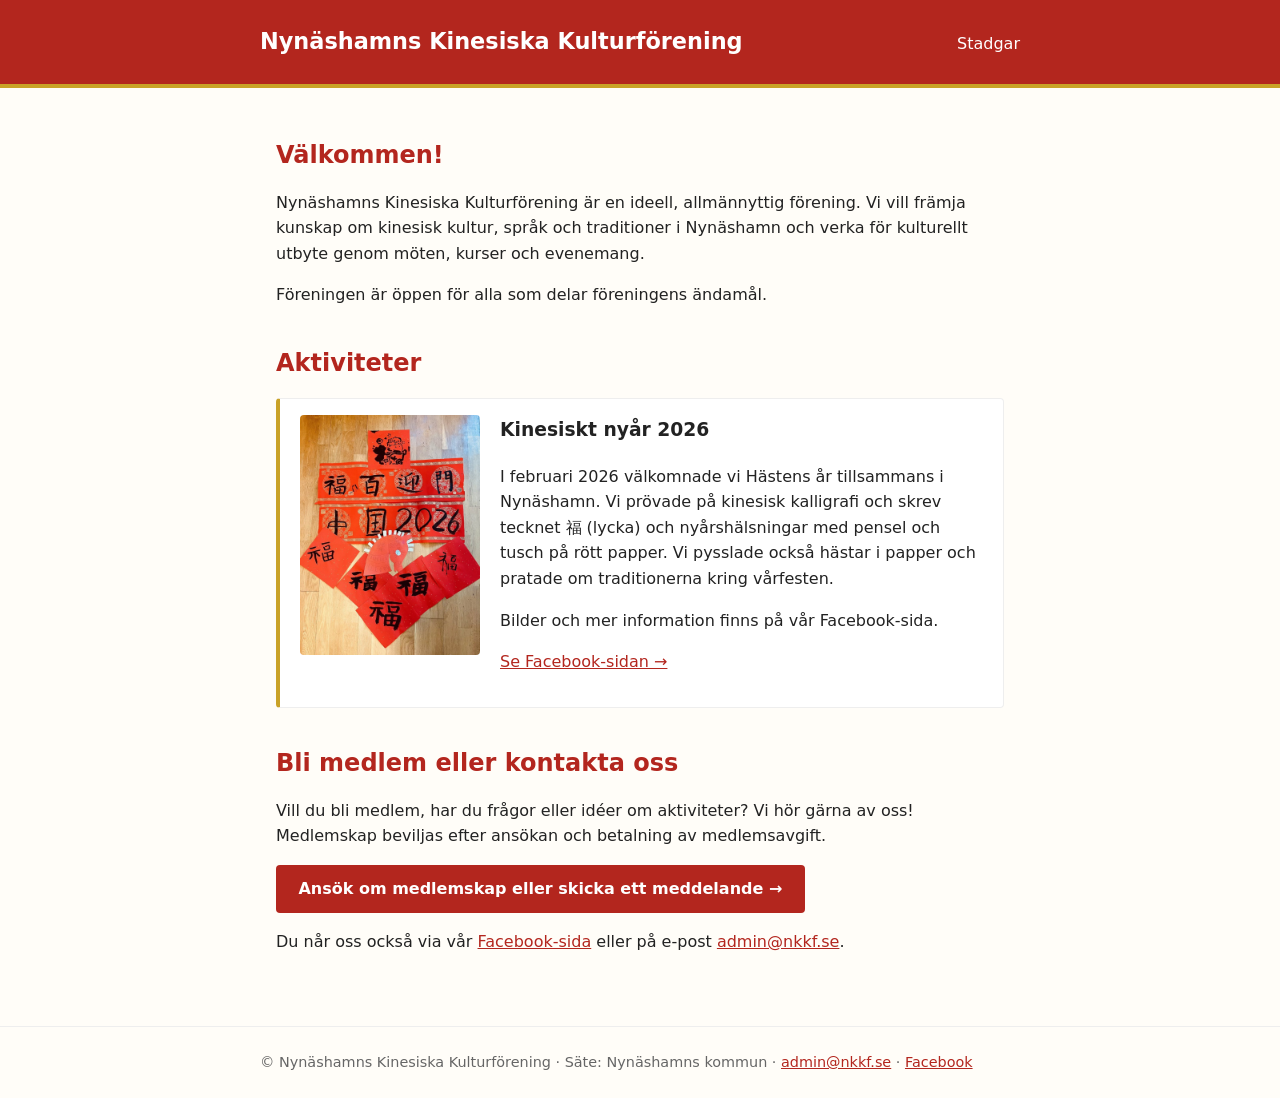
<file: index.html>
<!DOCTYPE html>
<html lang="sv">
<head>
  <meta charset="utf-8">
  <meta name="viewport" content="width=device-width, initial-scale=1">
  <title>Nynäshamns Kinesiska Kulturförening</title>
  <meta name="description" content="Ideell förening som främjar kunskap om kinesisk kultur, språk och traditioner i Nynäshamn.">
  <link rel="stylesheet" href="style.css">
</head>
<body>
  <header>
    <div class="wrap">
      <a class="brand" href="./">Nynäshamns Kinesiska Kulturförening</a>
      <nav>
        <a href="stadgar.html">Stadgar</a>
      </nav>
    </div>
  </header>

  <main class="wrap">
    <section>
      <h1>Välkommen!</h1>
      <p>Nynäshamns Kinesiska Kulturförening är en ideell, allmännyttig förening. Vi vill främja kunskap om kinesisk kultur, språk och traditioner i Nynäshamn och verka för kulturellt utbyte genom möten, kurser och evenemang.</p>
      <p>Föreningen är öppen för alla som delar föreningens ändamål.</p>
    </section>

    <section>
      <h2>Aktiviteter</h2>
      <article class="card activity">
        <img src="images/kinesiskt-nyar-2026.jpg" alt="Kalligrafi med tecknet 福 och nyårsverser på rött papper, och en pappershäst inför Hästens år 2026" width="900" height="1200" loading="lazy">
        <div>
          <h3>Kinesiskt nyår 2026</h3>
          <p>I februari 2026 välkomnade vi Hästens år tillsammans i Nynäshamn. Vi prövade på kinesisk kalligrafi och skrev tecknet 福 (lycka) och nyårshälsningar med pensel och tusch på rött papper. Vi pysslade också hästar i papper och pratade om traditionerna kring vårfesten.</p>
          <p>Bilder och mer information finns på vår Facebook-sida.</p>
          <p><a href="https://www.facebook.com/profile.php?id=61587108373222">Se Facebook-sidan →</a></p>
        </div>
      </article>
    </section>

    <section id="kontakt">
      <h2>Bli medlem eller kontakta oss</h2>
      <p>Vill du bli medlem, har du frågor eller idéer om aktiviteter? Vi hör gärna av oss! Medlemskap beviljas efter ansökan och betalning av medlemsavgift.</p>
      <p><a class="button" href="bli-medlem.html">Ansök om medlemskap eller skicka ett meddelande →</a></p>
      <p>Du når oss också via vår <a href="https://www.facebook.com/profile.php?id=61587108373222">Facebook-sida</a> eller på e-post <a href="mailto:admin@nkkf.se">admin@nkkf.se</a>.</p>
    </section>
  </main>

  <footer>
    <div class="wrap">
      © Nynäshamns Kinesiska Kulturförening · Säte: Nynäshamns kommun ·
      <a href="mailto:admin@nkkf.se">admin@nkkf.se</a> ·
      <a href="https://www.facebook.com/profile.php?id=61587108373222">Facebook</a>
    </div>
  </footer>
</body>
</html>
</file>
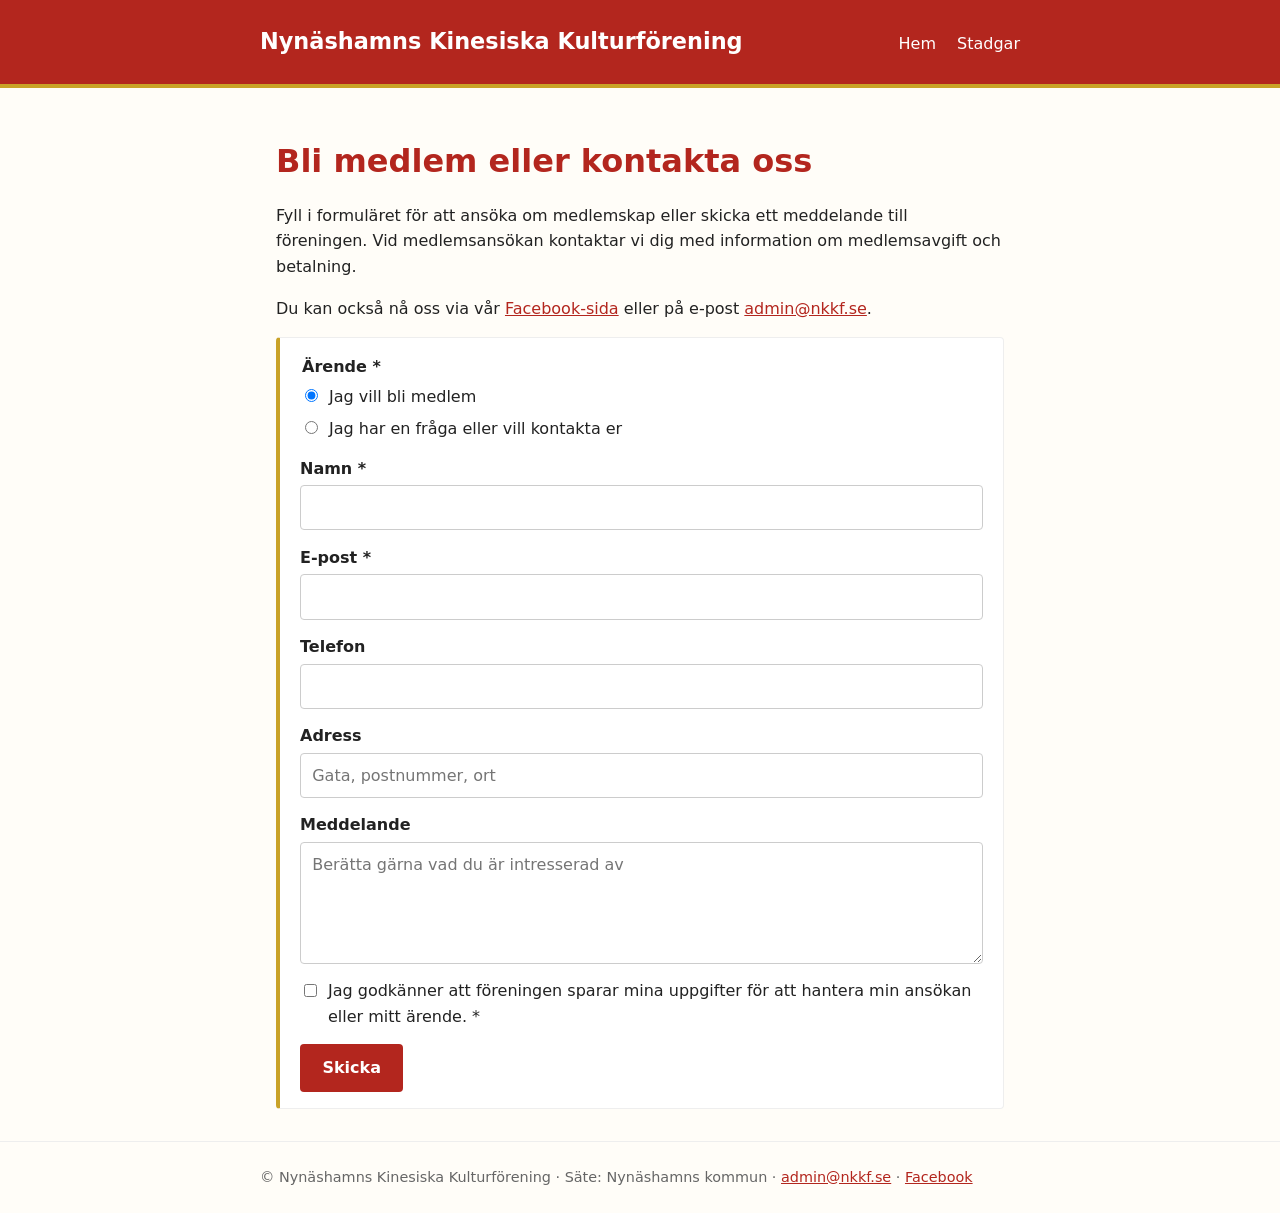
<file: bli-medlem.html>
<!DOCTYPE html>
<html lang="sv">
<head>
  <meta charset="utf-8">
  <meta name="viewport" content="width=device-width, initial-scale=1">
  <title>Bli medlem eller kontakta oss – Nynäshamns Kinesiska Kulturförening</title>
  <link rel="stylesheet" href="style.css">
</head>
<body>
  <header>
    <div class="wrap">
      <a class="brand" href="./">Nynäshamns Kinesiska Kulturförening</a>
      <nav>
        <a href="./">Hem</a>
        <a href="stadgar.html">Stadgar</a>
      </nav>
    </div>
  </header>

  <main class="wrap">
    <h1>Bli medlem eller kontakta oss</h1>
    <p>Fyll i formuläret för att ansöka om medlemskap eller skicka ett meddelande till föreningen. Vid medlemsansökan kontaktar vi dig med information om medlemsavgift och betalning.</p>
    <p>Du kan också nå oss via vår <a href="https://www.facebook.com/profile.php?id=61587108373222">Facebook-sida</a> eller på e-post <a href="mailto:admin@nkkf.se">admin@nkkf.se</a>.</p>

    <form class="card form" action="https://formsubmit.co/admin@nkkf.se" method="POST">
      <input type="hidden" name="_subject" value="Nytt meddelande från nkkf.se">
      <input type="hidden" name="_template" value="table">
      <input type="hidden" name="_next" value="https://nkkf.se/tack.html">
      <input type="text" name="_honey" class="hp" tabindex="-1" autocomplete="off" aria-hidden="true">

      <fieldset>
        <legend>Ärende *</legend>
        <label class="check"><input type="radio" name="Ärende" value="Medlemsansökan" checked required> Jag vill bli medlem</label>
        <label class="check"><input type="radio" name="Ärende" value="Kontakt / fråga"> Jag har en fråga eller vill kontakta er</label>
      </fieldset>

      <label>Namn *
        <input type="text" name="Namn" autocomplete="name" required>
      </label>
      <label>E-post *
        <input type="email" name="email" autocomplete="email" required>
      </label>
      <label>Telefon
        <input type="tel" name="Telefon" autocomplete="tel">
      </label>
      <label>Adress
        <input type="text" name="Adress" autocomplete="street-address" placeholder="Gata, postnummer, ort">
      </label>
      <label>Meddelande
        <textarea name="Meddelande" rows="4" placeholder="Berätta gärna vad du är intresserad av"></textarea>
      </label>
      <label class="check">
        <input type="checkbox" name="Samtycke" value="Ja" required>
        Jag godkänner att föreningen sparar mina uppgifter för att hantera min ansökan eller mitt ärende. *
      </label>
      <button type="submit">Skicka</button>
    </form>
  </main>

  <footer>
    <div class="wrap">
      © Nynäshamns Kinesiska Kulturförening · Säte: Nynäshamns kommun ·
      <a href="mailto:admin@nkkf.se">admin@nkkf.se</a> ·
      <a href="https://www.facebook.com/profile.php?id=61587108373222">Facebook</a>
    </div>
  </footer>
</body>
</html>
</file>
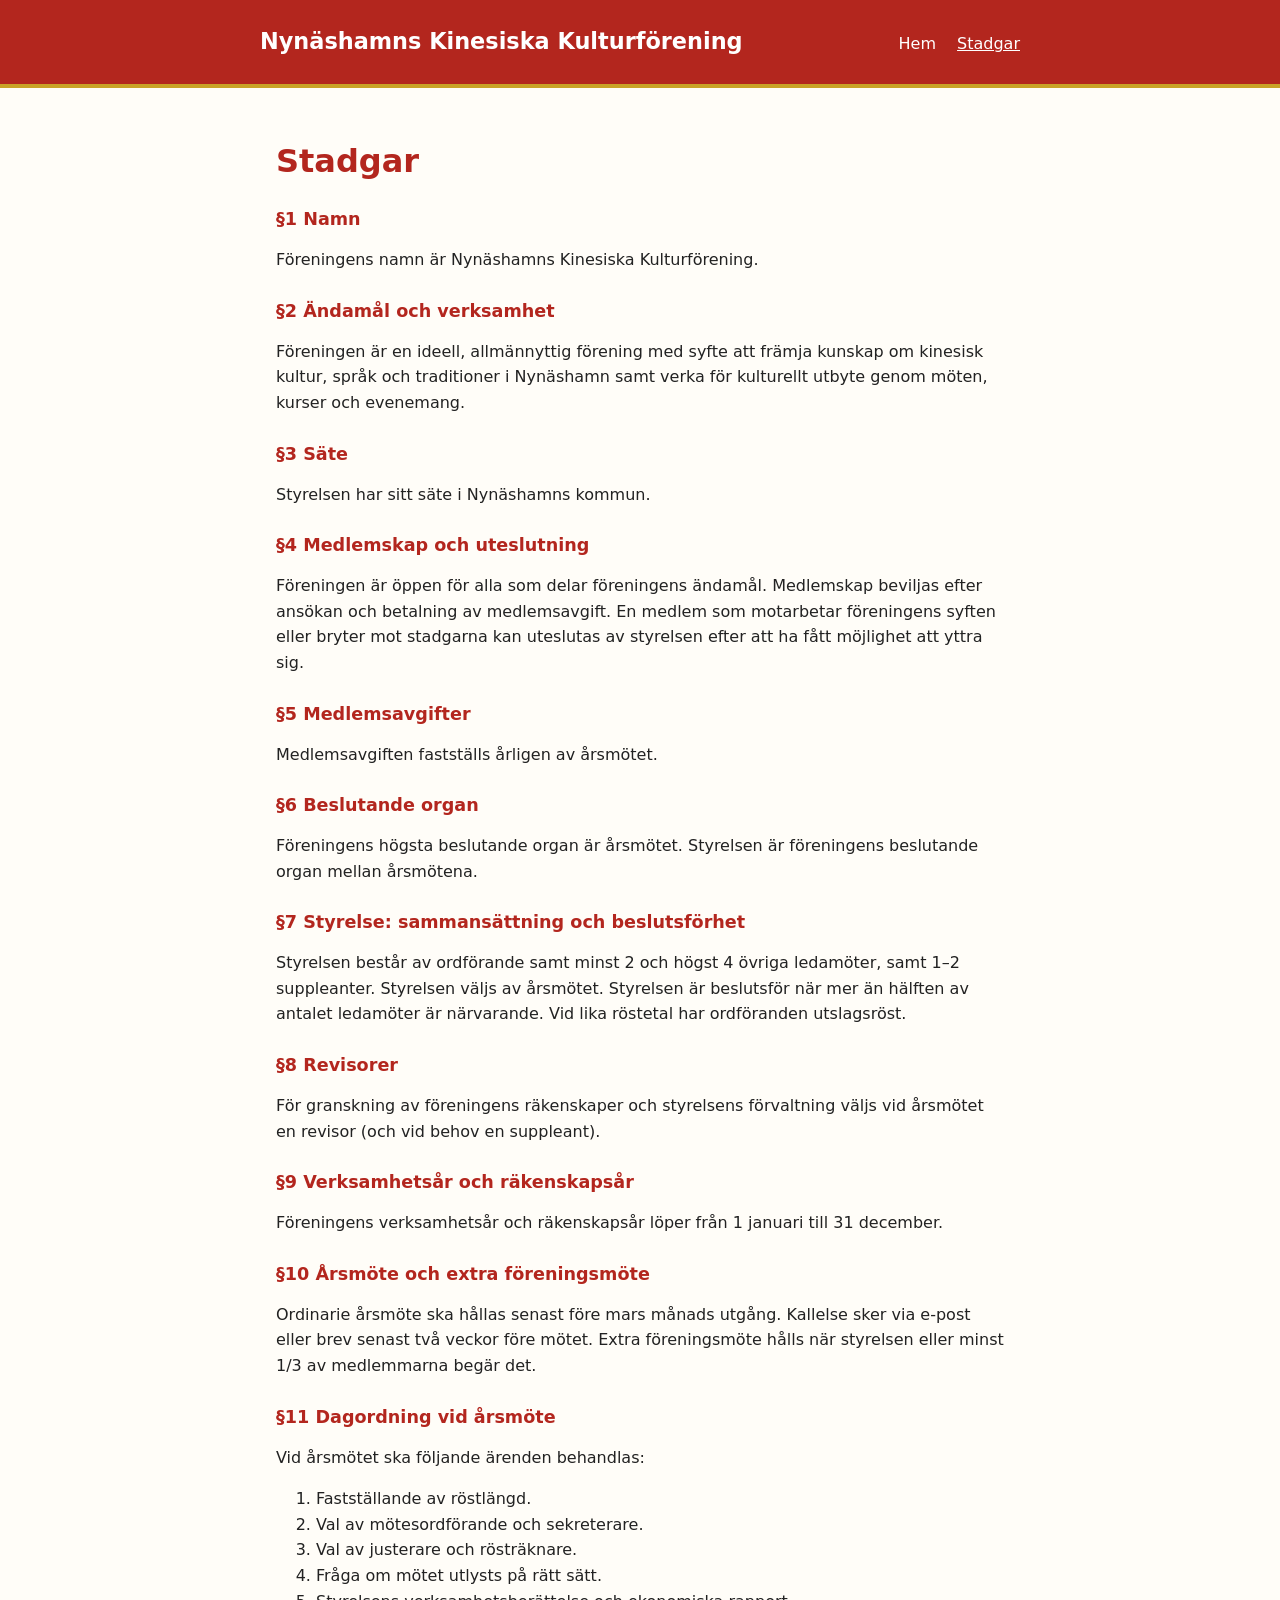
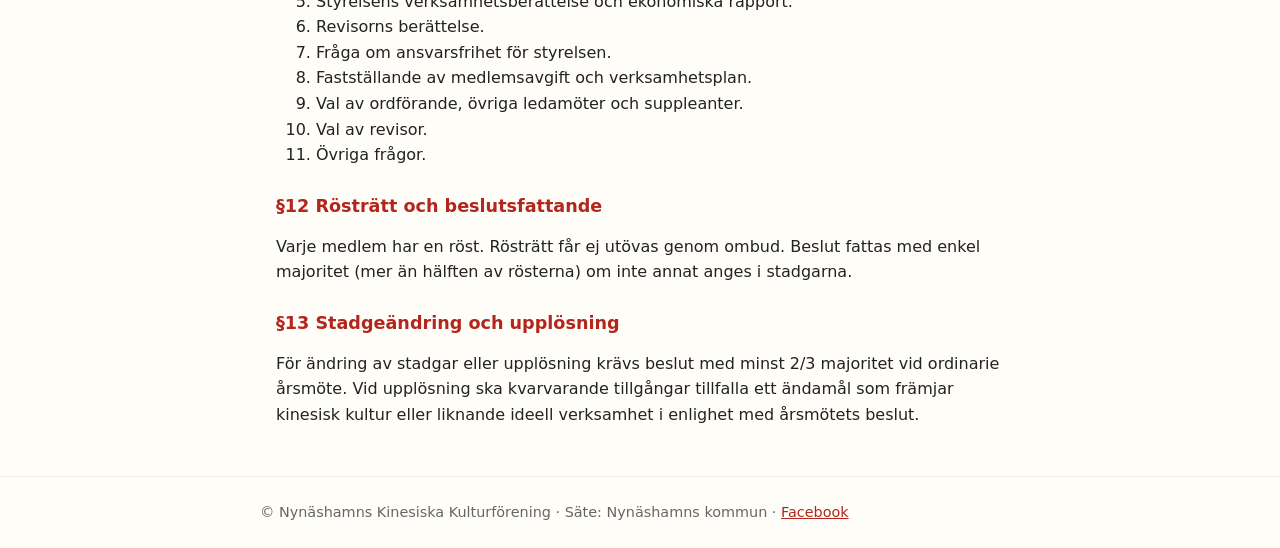
<file: stadgar.html>
<!DOCTYPE html>
<html lang="sv">
<head>
  <meta charset="utf-8">
  <meta name="viewport" content="width=device-width, initial-scale=1">
  <title>Stadgar – Nynäshamns Kinesiska Kulturförening</title>
  <link rel="stylesheet" href="style.css">
</head>
<body>
  <header>
    <div class="wrap">
      <a class="brand" href="./">Nynäshamns Kinesiska Kulturförening</a>
      <nav>
        <a href="./">Hem</a>
        <a href="stadgar.html" aria-current="page">Stadgar</a>
      </nav>
    </div>
  </header>

  <main class="wrap stadgar">
    <h1>Stadgar</h1>

    <h2>§1 Namn</h2>
    <p>Föreningens namn är Nynäshamns Kinesiska Kulturförening.</p>

    <h2>§2 Ändamål och verksamhet</h2>
    <p>Föreningen är en ideell, allmännyttig förening med syfte att främja kunskap om kinesisk kultur, språk och traditioner i Nynäshamn samt verka för kulturellt utbyte genom möten, kurser och evenemang.</p>

    <h2>§3 Säte</h2>
    <p>Styrelsen har sitt säte i Nynäshamns kommun.</p>

    <h2>§4 Medlemskap och uteslutning</h2>
    <p>Föreningen är öppen för alla som delar föreningens ändamål. Medlemskap beviljas efter ansökan och betalning av medlemsavgift. En medlem som motarbetar föreningens syften eller bryter mot stadgarna kan uteslutas av styrelsen efter att ha fått möjlighet att yttra sig.</p>

    <h2>§5 Medlemsavgifter</h2>
    <p>Medlemsavgiften fastställs årligen av årsmötet.</p>

    <h2>§6 Beslutande organ</h2>
    <p>Föreningens högsta beslutande organ är årsmötet. Styrelsen är föreningens beslutande organ mellan årsmötena.</p>

    <h2>§7 Styrelse: sammansättning och beslutsförhet</h2>
    <p>Styrelsen består av ordförande samt minst 2 och högst 4 övriga ledamöter, samt 1–2 suppleanter. Styrelsen väljs av årsmötet. Styrelsen är beslutsför när mer än hälften av antalet ledamöter är närvarande. Vid lika röstetal har ordföranden utslagsröst.</p>

    <h2>§8 Revisorer</h2>
    <p>För granskning av föreningens räkenskaper och styrelsens förvaltning väljs vid årsmötet en revisor (och vid behov en suppleant).</p>

    <h2>§9 Verksamhetsår och räkenskapsår</h2>
    <p>Föreningens verksamhetsår och räkenskapsår löper från 1 januari till 31 december.</p>

    <h2>§10 Årsmöte och extra föreningsmöte</h2>
    <p>Ordinarie årsmöte ska hållas senast före mars månads utgång. Kallelse sker via e-post eller brev senast två veckor före mötet. Extra föreningsmöte hålls när styrelsen eller minst 1/3 av medlemmarna begär det.</p>

    <h2>§11 Dagordning vid årsmöte</h2>
    <p>Vid årsmötet ska följande ärenden behandlas:</p>
    <ol>
      <li>Fastställande av röstlängd.</li>
      <li>Val av mötesordförande och sekreterare.</li>
      <li>Val av justerare och rösträknare.</li>
      <li>Fråga om mötet utlysts på rätt sätt.</li>
      <li>Styrelsens verksamhetsberättelse och ekonomiska rapport.</li>
      <li>Revisorns berättelse.</li>
      <li>Fråga om ansvarsfrihet för styrelsen.</li>
      <li>Fastställande av medlemsavgift och verksamhetsplan.</li>
      <li>Val av ordförande, övriga ledamöter och suppleanter.</li>
      <li>Val av revisor.</li>
      <li>Övriga frågor.</li>
    </ol>

    <h2>§12 Rösträtt och beslutsfattande</h2>
    <p>Varje medlem har en röst. Rösträtt får ej utövas genom ombud. Beslut fattas med enkel majoritet (mer än hälften av rösterna) om inte annat anges i stadgarna.</p>

    <h2>§13 Stadgeändring och upplösning</h2>
    <p>För ändring av stadgar eller upplösning krävs beslut med minst 2/3 majoritet vid ordinarie årsmöte. Vid upplösning ska kvarvarande tillgångar tillfalla ett ändamål som främjar kinesisk kultur eller liknande ideell verksamhet i enlighet med årsmötets beslut.</p>
  </main>

  <footer>
    <div class="wrap">
      © Nynäshamns Kinesiska Kulturförening · Säte: Nynäshamns kommun ·
      <a href="https://www.facebook.com/profile.php?id=61587108373222">Facebook</a>
    </div>
  </footer>
</body>
</html>
</file>
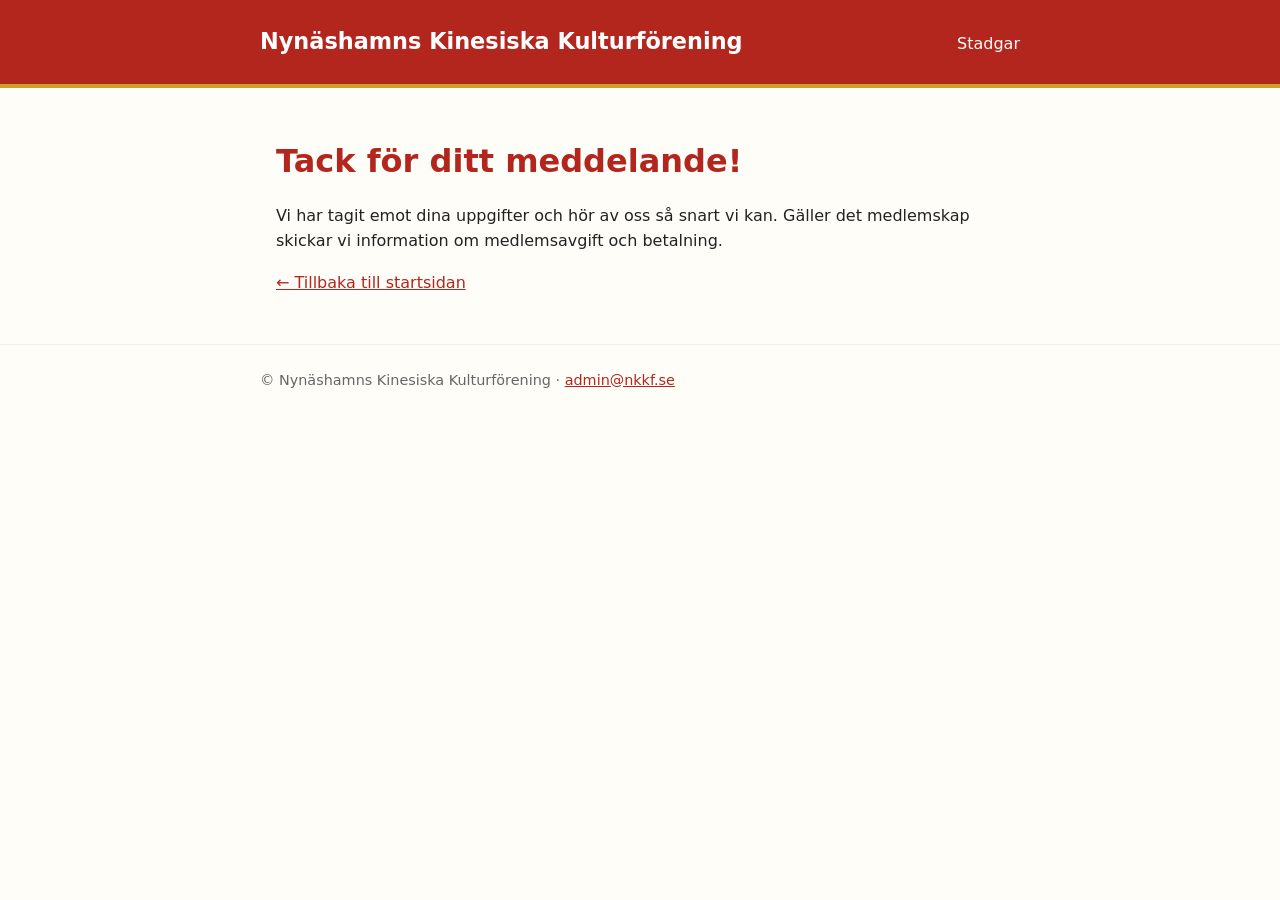
<file: tack.html>
<!DOCTYPE html>
<html lang="sv">
<head>
  <meta charset="utf-8">
  <meta name="viewport" content="width=device-width, initial-scale=1">
  <title>Tack! – Nynäshamns Kinesiska Kulturförening</title>
  <link rel="stylesheet" href="style.css">
</head>
<body>
  <header>
    <div class="wrap">
      <a class="brand" href="./">Nynäshamns Kinesiska Kulturförening</a>
      <nav><a href="stadgar.html">Stadgar</a></nav>
    </div>
  </header>
  <main class="wrap">
    <h1>Tack för ditt meddelande!</h1>
    <p>Vi har tagit emot dina uppgifter och hör av oss så snart vi kan. Gäller det medlemskap skickar vi information om medlemsavgift och betalning.</p>
    <p><a href="./">← Tillbaka till startsidan</a></p>
  </main>
  <footer>
    <div class="wrap">© Nynäshamns Kinesiska Kulturförening · <a href="mailto:admin@nkkf.se">admin@nkkf.se</a></div>
  </footer>
</body>
</html>
</file>
<file: style.css>
:root {
  --red: #b3261e;
  --gold: #c9a227;
  --ink: #222;
  --paper: #fffdf8;
}
* { box-sizing: border-box; }
body {
  margin: 0;
  font-family: system-ui, -apple-system, "Segoe UI", Roboto, sans-serif;
  line-height: 1.6;
  color: var(--ink);
  background: var(--paper);
}
header {
  background: var(--red);
  color: #fff;
  padding: 1.5rem 1rem;
  border-bottom: 4px solid var(--gold);
}
header .wrap { display: flex; flex-wrap: wrap; align-items: baseline; justify-content: space-between; gap: 1rem; }
header a.brand { color: #fff; text-decoration: none; font-size: 1.4rem; font-weight: 700; }
header a.brand span { display: block; font-size: 1rem; font-weight: 400; opacity: .9; }
nav a { color: #fff; margin-left: 1rem; text-decoration: none; }
nav a:hover, nav a[aria-current="page"] { text-decoration: underline; }
.wrap { max-width: 760px; margin: 0 auto; }
main { padding: 2rem 1rem; }
h1, h2 { color: var(--red); line-height: 1.25; }
section { margin-bottom: 2.5rem; }
.card {
  background: #fff;
  border: 1px solid #eee;
  border-left: 4px solid var(--gold);
  padding: 1rem 1.25rem;
  border-radius: 4px;
}
a { color: var(--red); }
footer {
  border-top: 1px solid #eee;
  padding: 1.5rem 1rem;
  font-size: .9rem;
  color: #666;
}
.stadgar h2 { font-size: 1.1rem; margin: 1.75rem 0 .25rem; }

/* Activity card with thumbnail */
.activity { display: flex; gap: 1.25rem; align-items: flex-start; }
.activity img { width: 180px; height: auto; aspect-ratio: 3 / 4; object-fit: cover; border-radius: 4px; flex-shrink: 0; }
.activity h3 { margin-top: 0; }
@media (max-width: 560px) {
  .activity { flex-direction: column; }
  .activity img { width: 100%; max-width: 360px; }
}

/* Membership form */
.form { display: grid; gap: .9rem; }
.form label { display: grid; gap: .25rem; font-weight: 600; }
.form input, .form textarea {
  font: inherit; padding: .55rem .7rem; border: 1px solid #ccc; border-radius: 4px; font-weight: 400;
}
.form input:focus, .form textarea:focus { outline: 2px solid var(--gold); border-color: var(--gold); }
.form .check { display: flex; gap: .5rem; align-items: flex-start; font-weight: 400; }
.form .check input { margin-top: .35rem; }
.form button {
  justify-self: start; background: var(--red); color: #fff; border: 0; border-radius: 4px;
  padding: .7rem 1.4rem; font: inherit; font-weight: 600; cursor: pointer;
}
.form button:hover { background: #8e1b14; }
.hp { position: absolute; left: -9999px; }

.button {
  display: inline-block; background: var(--red); color: #fff; text-decoration: none;
  padding: .7rem 1.4rem; border-radius: 4px; font-weight: 600;
}
.button:hover { background: #8e1b14; }
.form fieldset { border: 0; padding: 0; margin: 0; display: grid; gap: .4rem; }
.form legend { font-weight: 600; margin-bottom: .25rem; }
</file>
